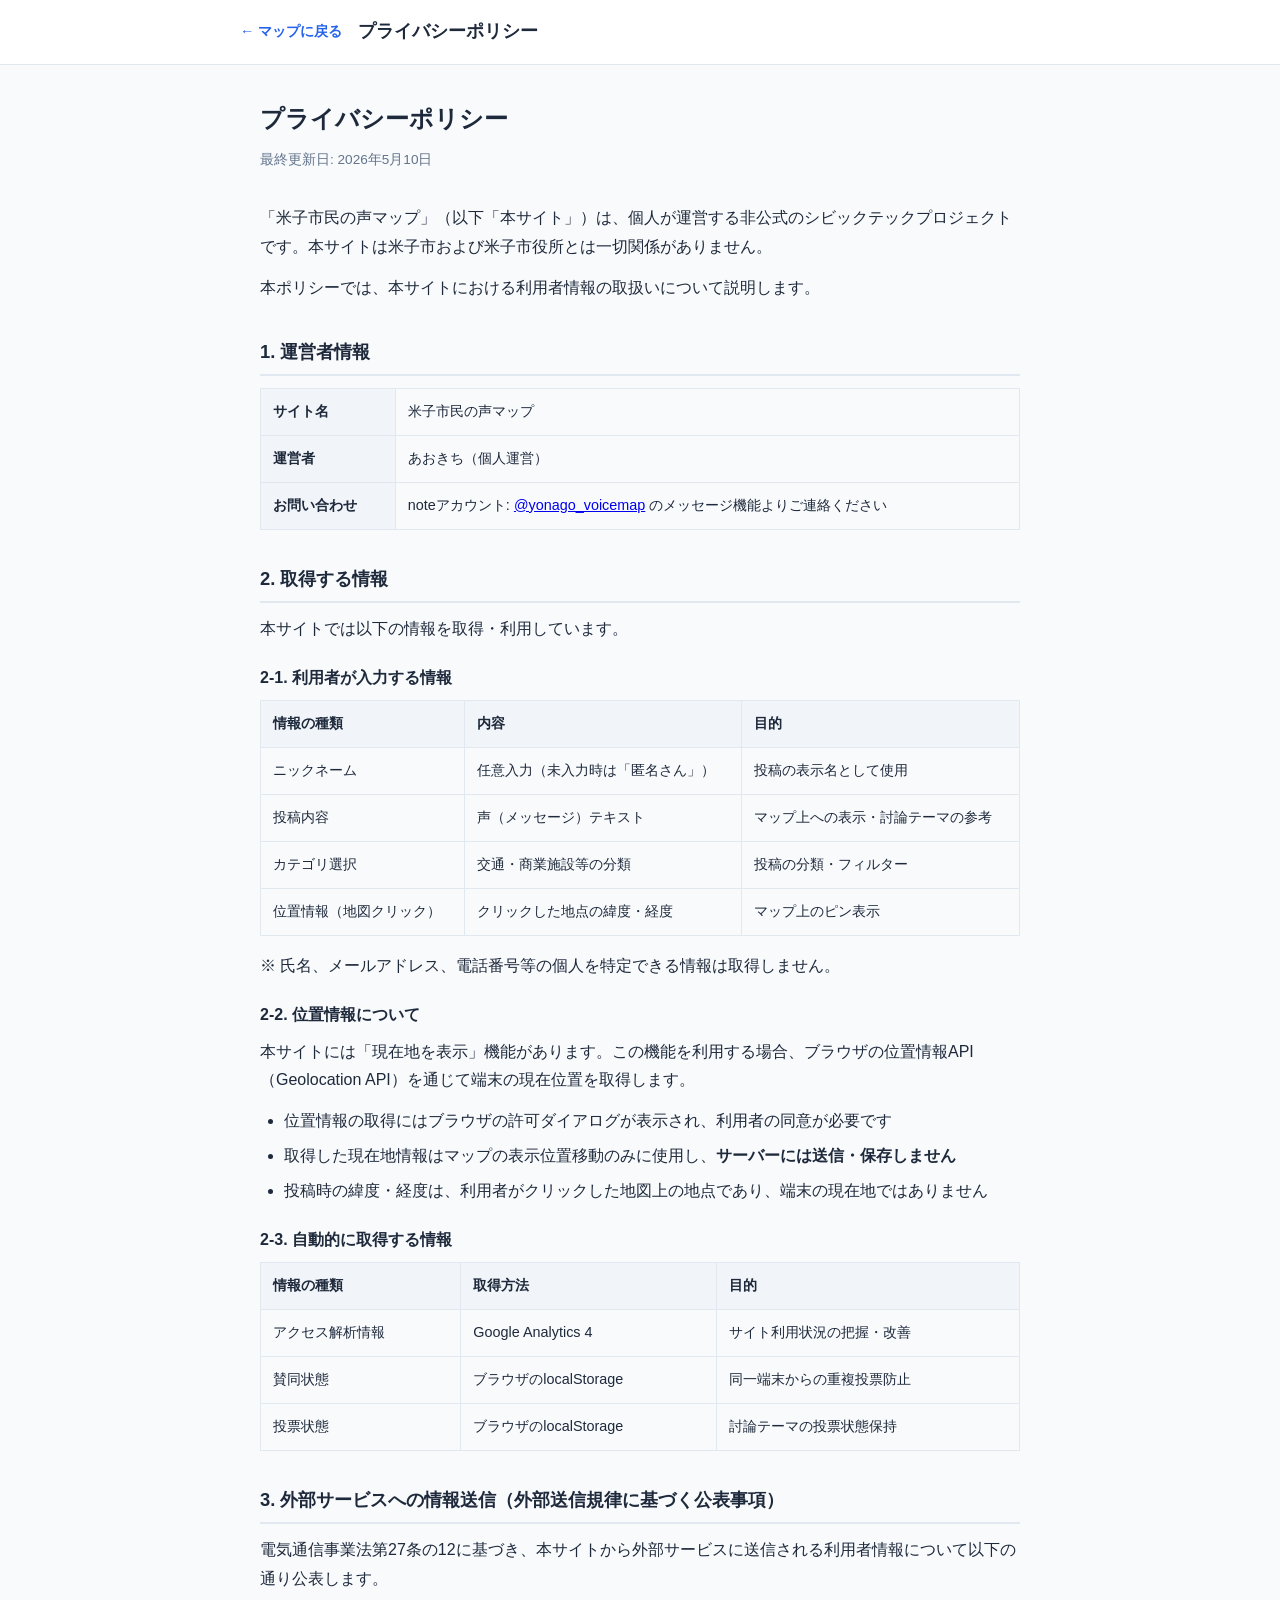
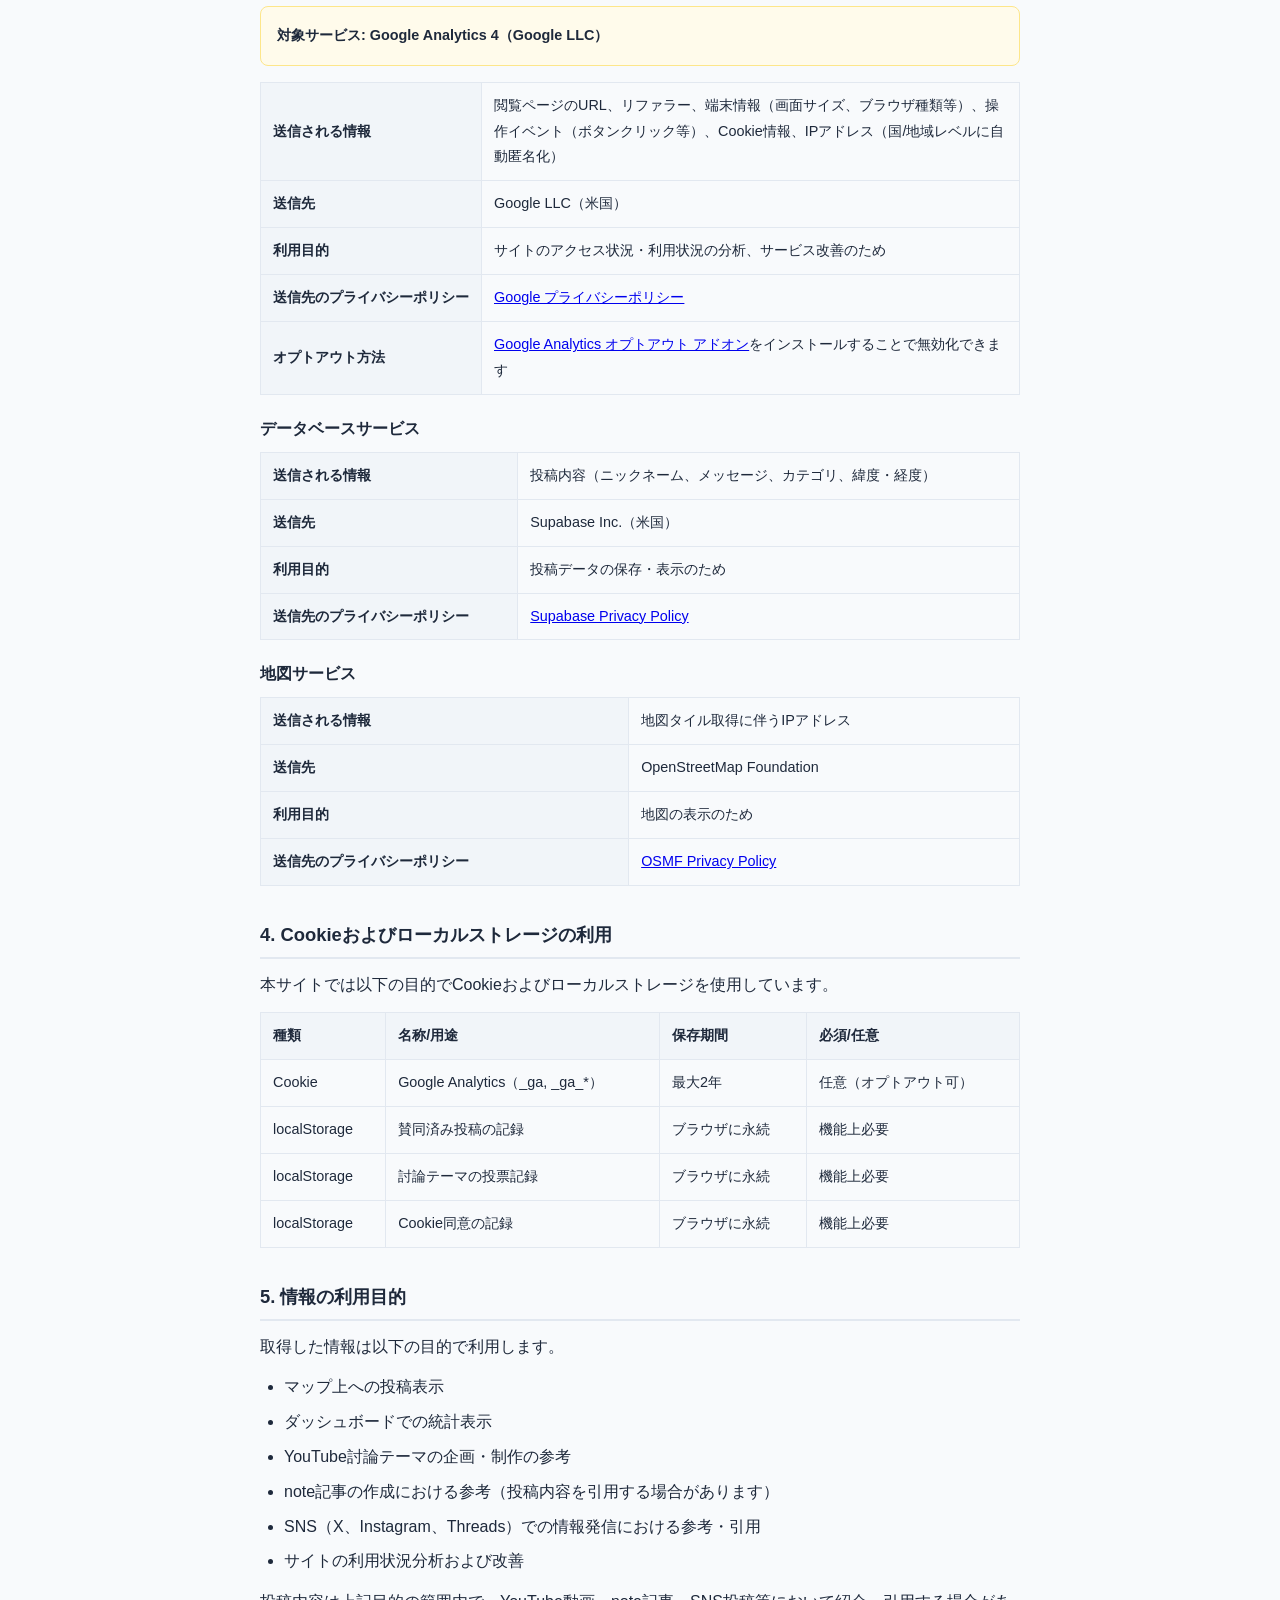
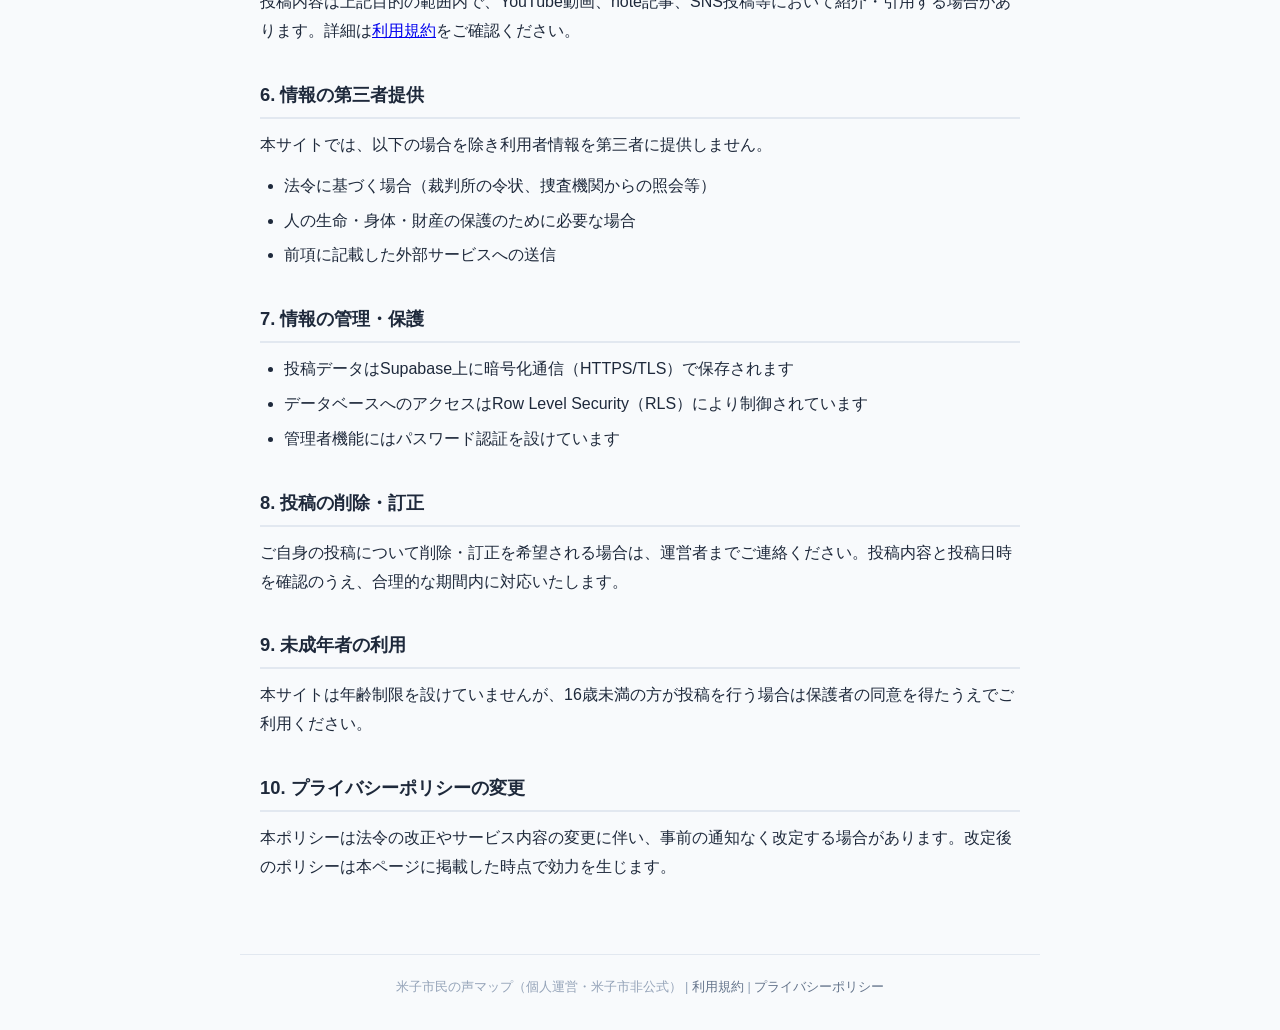
<file: privacy.html>
<!DOCTYPE html>
<html lang="ja">
<head>
  <meta charset="UTF-8">
  <meta name="viewport" content="width=device-width, initial-scale=1.0">
  <meta http-equiv="X-Content-Type-Options" content="nosniff">
  <meta name="referrer" content="no-referrer">
  <title>プライバシーポリシー | 米子市民の声マップ</title>
  <style>
    * { margin: 0; padding: 0; box-sizing: border-box; }
    body {
      font-family: -apple-system, BlinkMacSystemFont, "Hiragino Sans", "Hiragino Kaku Gothic ProN", Meiryo, sans-serif;
      background: #f8fafc;
      color: #1e293b;
      line-height: 1.8;
    }
    .page-header {
      background: #fff;
      border-bottom: 1px solid #e2e8f0;
      padding: 16px 20px;
    }
    .page-header-inner {
      max-width: 800px;
      margin: 0 auto;
      display: flex;
      align-items: center;
      gap: 16px;
    }
    .back-link {
      color: #2563eb;
      text-decoration: none;
      font-size: 0.9rem;
      font-weight: 600;
      white-space: nowrap;
    }
    .back-link:hover { text-decoration: underline; }
    .page-title {
      font-size: 1.1rem;
      font-weight: 700;
    }
    .content {
      max-width: 800px;
      margin: 0 auto;
      padding: 32px 20px 60px;
    }
    h1 {
      font-size: 1.5rem;
      font-weight: 800;
      margin-bottom: 8px;
    }
    .last-updated {
      font-size: 0.85rem;
      color: #64748b;
      margin-bottom: 32px;
    }
    h2 {
      font-size: 1.15rem;
      font-weight: 700;
      margin-top: 32px;
      margin-bottom: 12px;
      padding-bottom: 6px;
      border-bottom: 2px solid #e2e8f0;
    }
    h3 {
      font-size: 1rem;
      font-weight: 700;
      margin-top: 20px;
      margin-bottom: 8px;
    }
    p { margin-bottom: 12px; }
    ul, ol {
      margin-bottom: 12px;
      padding-left: 24px;
    }
    li { margin-bottom: 6px; }
    table {
      width: 100%;
      border-collapse: collapse;
      margin-bottom: 16px;
      font-size: 0.9rem;
    }
    th, td {
      border: 1px solid #e2e8f0;
      padding: 10px 12px;
      text-align: left;
    }
    th {
      background: #f1f5f9;
      font-weight: 700;
      white-space: nowrap;
    }
    .notice {
      background: #fffbeb;
      border: 1px solid #fde68a;
      border-radius: 8px;
      padding: 16px;
      margin-bottom: 16px;
      font-size: 0.9rem;
    }
    .footer-legal {
      max-width: 800px;
      margin: 0 auto;
      padding: 20px;
      text-align: center;
      font-size: 0.8rem;
      color: #94a3b8;
      border-top: 1px solid #e2e8f0;
    }
    .footer-legal a {
      color: #64748b;
      text-decoration: none;
    }
    .footer-legal a:hover { text-decoration: underline; }

    @media (max-width: 768px) {
      h1 { font-size: 1.25rem; }
      h2 { font-size: 1.05rem; }
      .content { padding: 24px 16px 48px; }
      table { font-size: 0.82rem; }
      th, td { padding: 8px; }
    }
  </style>
</head>
<body>
  <header class="page-header">
    <div class="page-header-inner">
      <a href="index.html" class="back-link">← マップに戻る</a>
      <span class="page-title">プライバシーポリシー</span>
    </div>
  </header>

  <main class="content">
    <h1>プライバシーポリシー</h1>
    <p class="last-updated">最終更新日: 2026年5月10日</p>

    <p>「米子市民の声マップ」（以下「本サイト」）は、個人が運営する非公式のシビックテックプロジェクトです。本サイトは米子市および米子市役所とは一切関係がありません。</p>
    <p>本ポリシーでは、本サイトにおける利用者情報の取扱いについて説明します。</p>

    <h2>1. 運営者情報</h2>
    <table>
      <tr><th>サイト名</th><td>米子市民の声マップ</td></tr>
      <tr><th>運営者</th><td>あおきち（個人運営）</td></tr>
      <tr><th>お問い合わせ</th><td>noteアカウント: <a href="https://note.com/yonago_voicemap" target="_blank" rel="noopener noreferrer">@yonago_voicemap</a> のメッセージ機能よりご連絡ください</td></tr>
    </table>

    <h2>2. 取得する情報</h2>
    <p>本サイトでは以下の情報を取得・利用しています。</p>

    <h3>2-1. 利用者が入力する情報</h3>
    <table>
      <tr><th>情報の種類</th><th>内容</th><th>目的</th></tr>
      <tr><td>ニックネーム</td><td>任意入力（未入力時は「匿名さん」）</td><td>投稿の表示名として使用</td></tr>
      <tr><td>投稿内容</td><td>声（メッセージ）テキスト</td><td>マップ上への表示・討論テーマの参考</td></tr>
      <tr><td>カテゴリ選択</td><td>交通・商業施設等の分類</td><td>投稿の分類・フィルター</td></tr>
      <tr><td>位置情報（地図クリック）</td><td>クリックした地点の緯度・経度</td><td>マップ上のピン表示</td></tr>
    </table>
    <p>※ 氏名、メールアドレス、電話番号等の個人を特定できる情報は取得しません。</p>

    <h3>2-2. 位置情報について</h3>
    <p>本サイトには「現在地を表示」機能があります。この機能を利用する場合、ブラウザの位置情報API（Geolocation API）を通じて端末の現在位置を取得します。</p>
    <ul>
      <li>位置情報の取得にはブラウザの許可ダイアログが表示され、利用者の同意が必要です</li>
      <li>取得した現在地情報はマップの表示位置移動のみに使用し、<strong>サーバーには送信・保存しません</strong></li>
      <li>投稿時の緯度・経度は、利用者がクリックした地図上の地点であり、端末の現在地ではありません</li>
    </ul>

    <h3>2-3. 自動的に取得する情報</h3>
    <table>
      <tr><th>情報の種類</th><th>取得方法</th><th>目的</th></tr>
      <tr><td>アクセス解析情報</td><td>Google Analytics 4</td><td>サイト利用状況の把握・改善</td></tr>
      <tr><td>賛同状態</td><td>ブラウザのlocalStorage</td><td>同一端末からの重複投票防止</td></tr>
      <tr><td>投票状態</td><td>ブラウザのlocalStorage</td><td>討論テーマの投票状態保持</td></tr>
    </table>

    <h2>3. 外部サービスへの情報送信（外部送信規律に基づく公表事項）</h2>
    <p>電気通信事業法第27条の12に基づき、本サイトから外部サービスに送信される利用者情報について以下の通り公表します。</p>

    <div class="notice">
      <strong>対象サービス: Google Analytics 4（Google LLC）</strong>
    </div>

    <table>
      <tr><th>送信される情報</th><td>閲覧ページのURL、リファラー、端末情報（画面サイズ、ブラウザ種類等）、操作イベント（ボタンクリック等）、Cookie情報、IPアドレス（国/地域レベルに自動匿名化）</td></tr>
      <tr><th>送信先</th><td>Google LLC（米国）</td></tr>
      <tr><th>利用目的</th><td>サイトのアクセス状況・利用状況の分析、サービス改善のため</td></tr>
      <tr><th>送信先のプライバシーポリシー</th><td><a href="https://policies.google.com/privacy" target="_blank" rel="noopener noreferrer">Google プライバシーポリシー</a></td></tr>
      <tr><th>オプトアウト方法</th><td><a href="https://tools.google.com/dlpage/gaoptout" target="_blank" rel="noopener noreferrer">Google Analytics オプトアウト アドオン</a>をインストールすることで無効化できます</td></tr>
    </table>

    <h3>データベースサービス</h3>
    <table>
      <tr><th>送信される情報</th><td>投稿内容（ニックネーム、メッセージ、カテゴリ、緯度・経度）</td></tr>
      <tr><th>送信先</th><td>Supabase Inc.（米国）</td></tr>
      <tr><th>利用目的</th><td>投稿データの保存・表示のため</td></tr>
      <tr><th>送信先のプライバシーポリシー</th><td><a href="https://supabase.com/privacy" target="_blank" rel="noopener noreferrer">Supabase Privacy Policy</a></td></tr>
    </table>

    <h3>地図サービス</h3>
    <table>
      <tr><th>送信される情報</th><td>地図タイル取得に伴うIPアドレス</td></tr>
      <tr><th>送信先</th><td>OpenStreetMap Foundation</td></tr>
      <tr><th>利用目的</th><td>地図の表示のため</td></tr>
      <tr><th>送信先のプライバシーポリシー</th><td><a href="https://wiki.osmfoundation.org/wiki/Privacy_Policy" target="_blank" rel="noopener noreferrer">OSMF Privacy Policy</a></td></tr>
    </table>

    <h2>4. Cookieおよびローカルストレージの利用</h2>
    <p>本サイトでは以下の目的でCookieおよびローカルストレージを使用しています。</p>
    <table>
      <tr><th>種類</th><th>名称/用途</th><th>保存期間</th><th>必須/任意</th></tr>
      <tr><td>Cookie</td><td>Google Analytics（_ga, _ga_*）</td><td>最大2年</td><td>任意（オプトアウト可）</td></tr>
      <tr><td>localStorage</td><td>賛同済み投稿の記録</td><td>ブラウザに永続</td><td>機能上必要</td></tr>
      <tr><td>localStorage</td><td>討論テーマの投票記録</td><td>ブラウザに永続</td><td>機能上必要</td></tr>
      <tr><td>localStorage</td><td>Cookie同意の記録</td><td>ブラウザに永続</td><td>機能上必要</td></tr>
    </table>

    <h2>5. 情報の利用目的</h2>
    <p>取得した情報は以下の目的で利用します。</p>
    <ul>
      <li>マップ上への投稿表示</li>
      <li>ダッシュボードでの統計表示</li>
      <li>YouTube討論テーマの企画・制作の参考</li>
      <li>note記事の作成における参考（投稿内容を引用する場合があります）</li>
      <li>SNS（X、Instagram、Threads）での情報発信における参考・引用</li>
      <li>サイトの利用状況分析および改善</li>
    </ul>
    <p>投稿内容は上記目的の範囲内で、YouTube動画、note記事、SNS投稿等において紹介・引用する場合があります。詳細は<a href="terms.html">利用規約</a>をご確認ください。</p>

    <h2>6. 情報の第三者提供</h2>
    <p>本サイトでは、以下の場合を除き利用者情報を第三者に提供しません。</p>
    <ul>
      <li>法令に基づく場合（裁判所の令状、捜査機関からの照会等）</li>
      <li>人の生命・身体・財産の保護のために必要な場合</li>
      <li>前項に記載した外部サービスへの送信</li>
    </ul>

    <h2>7. 情報の管理・保護</h2>
    <ul>
      <li>投稿データはSupabase上に暗号化通信（HTTPS/TLS）で保存されます</li>
      <li>データベースへのアクセスはRow Level Security（RLS）により制御されています</li>
      <li>管理者機能にはパスワード認証を設けています</li>
    </ul>

    <h2>8. 投稿の削除・訂正</h2>
    <p>ご自身の投稿について削除・訂正を希望される場合は、運営者までご連絡ください。投稿内容と投稿日時を確認のうえ、合理的な期間内に対応いたします。</p>

    <h2>9. 未成年者の利用</h2>
    <p>本サイトは年齢制限を設けていませんが、16歳未満の方が投稿を行う場合は保護者の同意を得たうえでご利用ください。</p>

    <h2>10. プライバシーポリシーの変更</h2>
    <p>本ポリシーは法令の改正やサービス内容の変更に伴い、事前の通知なく改定する場合があります。改定後のポリシーは本ページに掲載した時点で効力を生じます。</p>
  </main>

  <footer class="footer-legal">
    <p>米子市民の声マップ（個人運営・米子市非公式） | <a href="terms.html">利用規約</a> | <a href="privacy.html">プライバシーポリシー</a></p>
  </footer>
</body>
</html>
</file>
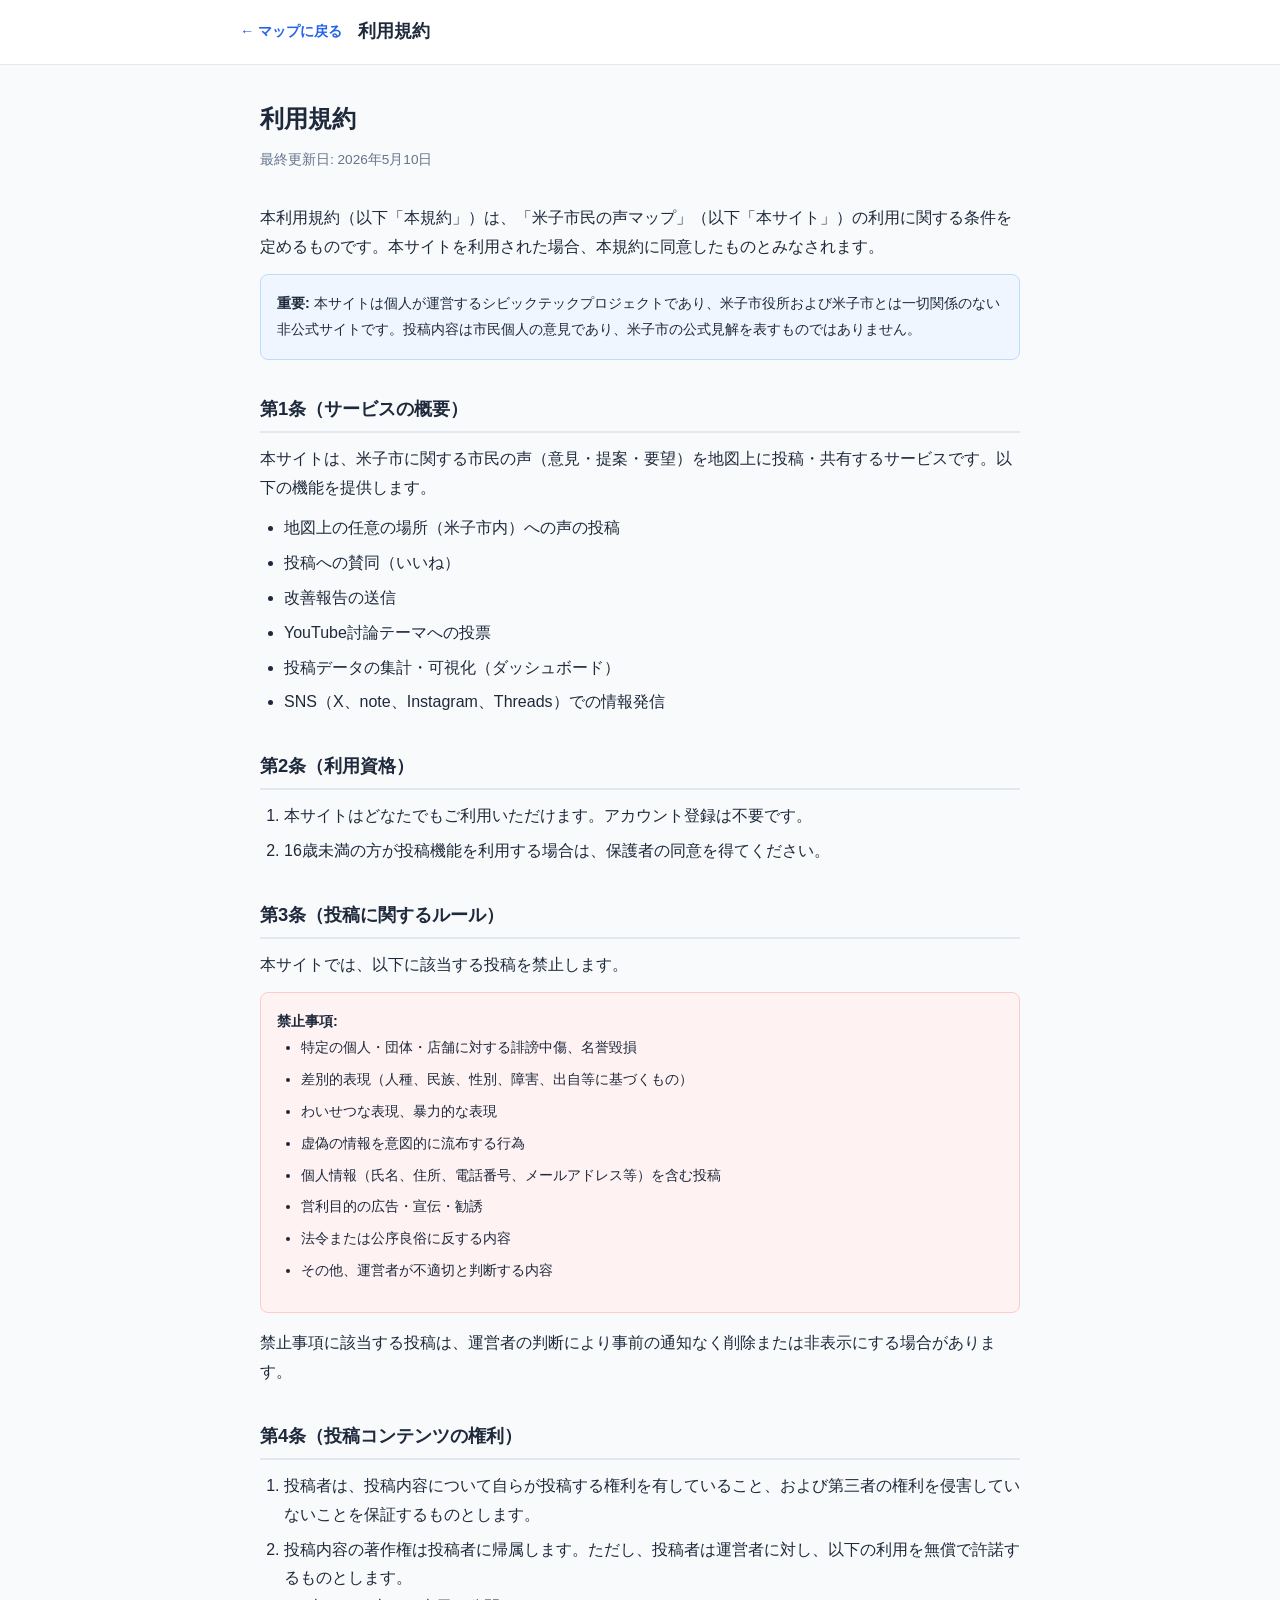
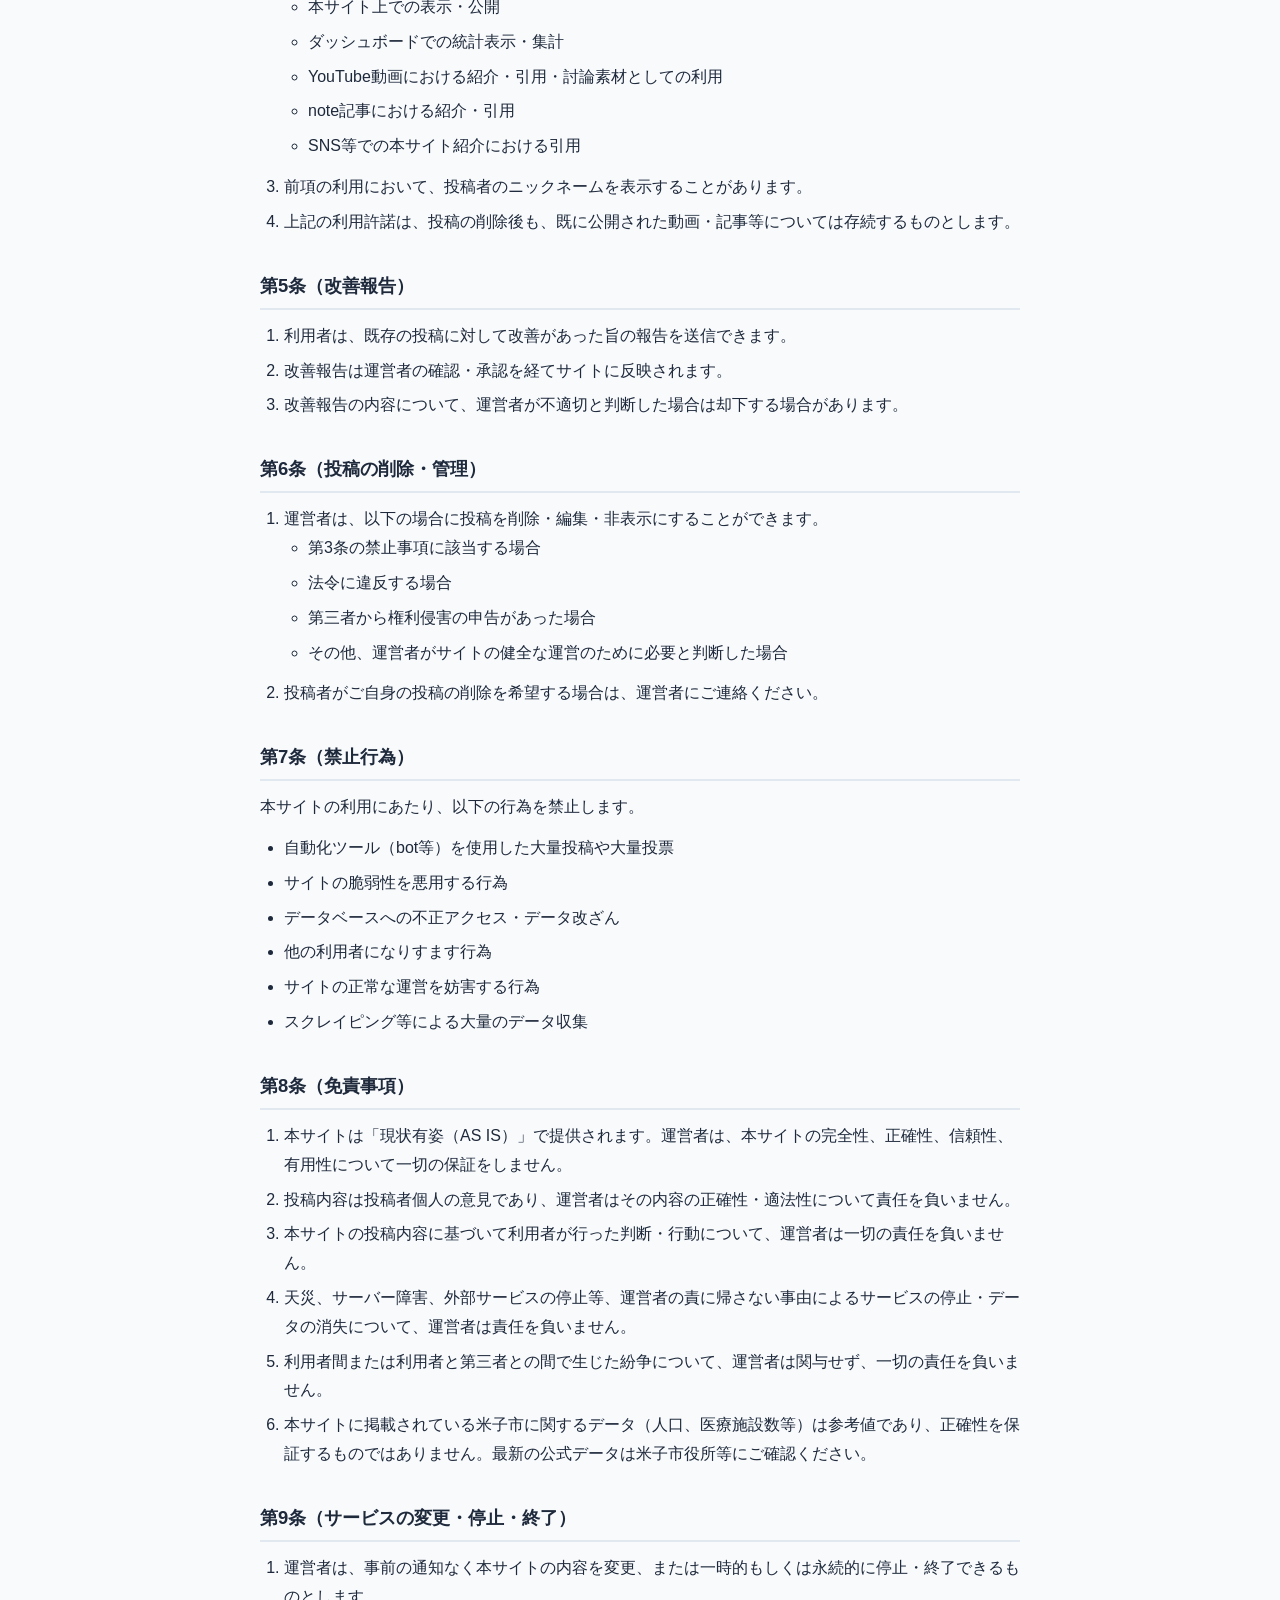
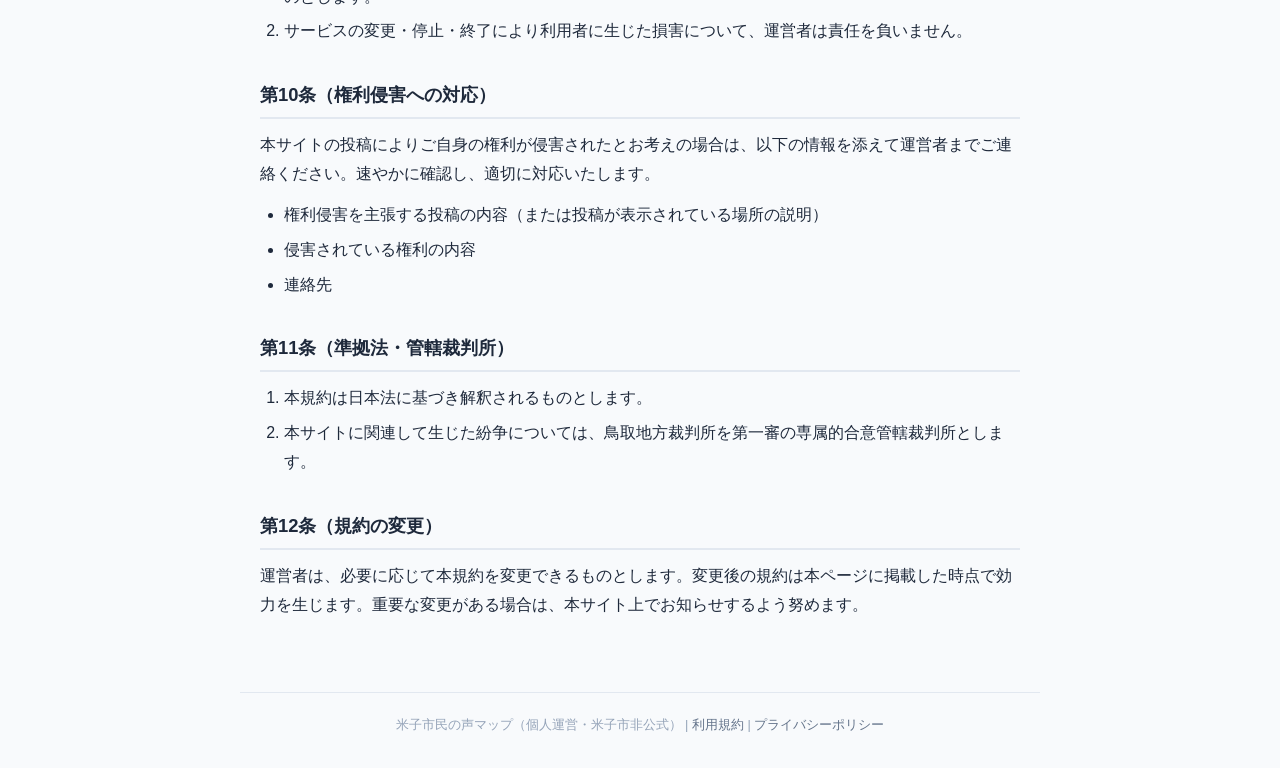
<file: terms.html>
<!DOCTYPE html>
<html lang="ja">
<head>
  <meta charset="UTF-8">
  <meta name="viewport" content="width=device-width, initial-scale=1.0">
  <meta http-equiv="X-Content-Type-Options" content="nosniff">
  <meta name="referrer" content="no-referrer">
  <title>利用規約 | 米子市民の声マップ</title>
  <style>
    * { margin: 0; padding: 0; box-sizing: border-box; }
    body {
      font-family: -apple-system, BlinkMacSystemFont, "Hiragino Sans", "Hiragino Kaku Gothic ProN", Meiryo, sans-serif;
      background: #f8fafc;
      color: #1e293b;
      line-height: 1.8;
    }
    .page-header {
      background: #fff;
      border-bottom: 1px solid #e2e8f0;
      padding: 16px 20px;
    }
    .page-header-inner {
      max-width: 800px;
      margin: 0 auto;
      display: flex;
      align-items: center;
      gap: 16px;
    }
    .back-link {
      color: #2563eb;
      text-decoration: none;
      font-size: 0.9rem;
      font-weight: 600;
      white-space: nowrap;
    }
    .back-link:hover { text-decoration: underline; }
    .page-title {
      font-size: 1.1rem;
      font-weight: 700;
    }
    .content {
      max-width: 800px;
      margin: 0 auto;
      padding: 32px 20px 60px;
    }
    h1 {
      font-size: 1.5rem;
      font-weight: 800;
      margin-bottom: 8px;
    }
    .last-updated {
      font-size: 0.85rem;
      color: #64748b;
      margin-bottom: 32px;
    }
    h2 {
      font-size: 1.15rem;
      font-weight: 700;
      margin-top: 32px;
      margin-bottom: 12px;
      padding-bottom: 6px;
      border-bottom: 2px solid #e2e8f0;
    }
    p { margin-bottom: 12px; }
    ul, ol {
      margin-bottom: 12px;
      padding-left: 24px;
    }
    li { margin-bottom: 6px; }
    .highlight {
      background: #fef2f2;
      border: 1px solid #fecaca;
      border-radius: 8px;
      padding: 16px;
      margin-bottom: 16px;
      font-size: 0.9rem;
    }
    .notice {
      background: #eff6ff;
      border: 1px solid #bfdbfe;
      border-radius: 8px;
      padding: 16px;
      margin-bottom: 16px;
      font-size: 0.9rem;
    }
    .footer-legal {
      max-width: 800px;
      margin: 0 auto;
      padding: 20px;
      text-align: center;
      font-size: 0.8rem;
      color: #94a3b8;
      border-top: 1px solid #e2e8f0;
    }
    .footer-legal a {
      color: #64748b;
      text-decoration: none;
    }
    .footer-legal a:hover { text-decoration: underline; }

    @media (max-width: 768px) {
      h1 { font-size: 1.25rem; }
      h2 { font-size: 1.05rem; }
      .content { padding: 24px 16px 48px; }
    }
  </style>
</head>
<body>
  <header class="page-header">
    <div class="page-header-inner">
      <a href="index.html" class="back-link">← マップに戻る</a>
      <span class="page-title">利用規約</span>
    </div>
  </header>

  <main class="content">
    <h1>利用規約</h1>
    <p class="last-updated">最終更新日: 2026年5月10日</p>

    <p>本利用規約（以下「本規約」）は、「米子市民の声マップ」（以下「本サイト」）の利用に関する条件を定めるものです。本サイトを利用された場合、本規約に同意したものとみなされます。</p>

    <div class="notice">
      <strong>重要:</strong> 本サイトは個人が運営するシビックテックプロジェクトであり、米子市役所および米子市とは一切関係のない非公式サイトです。投稿内容は市民個人の意見であり、米子市の公式見解を表すものではありません。
    </div>

    <h2>第1条（サービスの概要）</h2>
    <p>本サイトは、米子市に関する市民の声（意見・提案・要望）を地図上に投稿・共有するサービスです。以下の機能を提供します。</p>
    <ul>
      <li>地図上の任意の場所（米子市内）への声の投稿</li>
      <li>投稿への賛同（いいね）</li>
      <li>改善報告の送信</li>
      <li>YouTube討論テーマへの投票</li>
      <li>投稿データの集計・可視化（ダッシュボード）</li>
      <li>SNS（X、note、Instagram、Threads）での情報発信</li>
    </ul>

    <h2>第2条（利用資格）</h2>
    <ol>
      <li>本サイトはどなたでもご利用いただけます。アカウント登録は不要です。</li>
      <li>16歳未満の方が投稿機能を利用する場合は、保護者の同意を得てください。</li>
    </ol>

    <h2>第3条（投稿に関するルール）</h2>
    <p>本サイトでは、以下に該当する投稿を禁止します。</p>
    <div class="highlight">
      <strong>禁止事項:</strong>
      <ul>
        <li>特定の個人・団体・店舗に対する誹謗中傷、名誉毀損</li>
        <li>差別的表現（人種、民族、性別、障害、出自等に基づくもの）</li>
        <li>わいせつな表現、暴力的な表現</li>
        <li>虚偽の情報を意図的に流布する行為</li>
        <li>個人情報（氏名、住所、電話番号、メールアドレス等）を含む投稿</li>
        <li>営利目的の広告・宣伝・勧誘</li>
        <li>法令または公序良俗に反する内容</li>
        <li>その他、運営者が不適切と判断する内容</li>
      </ul>
    </div>
    <p>禁止事項に該当する投稿は、運営者の判断により事前の通知なく削除または非表示にする場合があります。</p>

    <h2>第4条（投稿コンテンツの権利）</h2>
    <ol>
      <li>投稿者は、投稿内容について自らが投稿する権利を有していること、および第三者の権利を侵害していないことを保証するものとします。</li>
      <li>投稿内容の著作権は投稿者に帰属します。ただし、投稿者は運営者に対し、以下の利用を無償で許諾するものとします。
        <ul>
          <li>本サイト上での表示・公開</li>
          <li>ダッシュボードでの統計表示・集計</li>
          <li>YouTube動画における紹介・引用・討論素材としての利用</li>
          <li>note記事における紹介・引用</li>
          <li>SNS等での本サイト紹介における引用</li>
        </ul>
      </li>
      <li>前項の利用において、投稿者のニックネームを表示することがあります。</li>
      <li>上記の利用許諾は、投稿の削除後も、既に公開された動画・記事等については存続するものとします。</li>
    </ol>

    <h2>第5条（改善報告）</h2>
    <ol>
      <li>利用者は、既存の投稿に対して改善があった旨の報告を送信できます。</li>
      <li>改善報告は運営者の確認・承認を経てサイトに反映されます。</li>
      <li>改善報告の内容について、運営者が不適切と判断した場合は却下する場合があります。</li>
    </ol>

    <h2>第6条（投稿の削除・管理）</h2>
    <ol>
      <li>運営者は、以下の場合に投稿を削除・編集・非表示にすることができます。
        <ul>
          <li>第3条の禁止事項に該当する場合</li>
          <li>法令に違反する場合</li>
          <li>第三者から権利侵害の申告があった場合</li>
          <li>その他、運営者がサイトの健全な運営のために必要と判断した場合</li>
        </ul>
      </li>
      <li>投稿者がご自身の投稿の削除を希望する場合は、運営者にご連絡ください。</li>
    </ol>

    <h2>第7条（禁止行為）</h2>
    <p>本サイトの利用にあたり、以下の行為を禁止します。</p>
    <ul>
      <li>自動化ツール（bot等）を使用した大量投稿や大量投票</li>
      <li>サイトの脆弱性を悪用する行為</li>
      <li>データベースへの不正アクセス・データ改ざん</li>
      <li>他の利用者になりすます行為</li>
      <li>サイトの正常な運営を妨害する行為</li>
      <li>スクレイピング等による大量のデータ収集</li>
    </ul>

    <h2>第8条（免責事項）</h2>
    <ol>
      <li>本サイトは「現状有姿（AS IS）」で提供されます。運営者は、本サイトの完全性、正確性、信頼性、有用性について一切の保証をしません。</li>
      <li>投稿内容は投稿者個人の意見であり、運営者はその内容の正確性・適法性について責任を負いません。</li>
      <li>本サイトの投稿内容に基づいて利用者が行った判断・行動について、運営者は一切の責任を負いません。</li>
      <li>天災、サーバー障害、外部サービスの停止等、運営者の責に帰さない事由によるサービスの停止・データの消失について、運営者は責任を負いません。</li>
      <li>利用者間または利用者と第三者との間で生じた紛争について、運営者は関与せず、一切の責任を負いません。</li>
      <li>本サイトに掲載されている米子市に関するデータ（人口、医療施設数等）は参考値であり、正確性を保証するものではありません。最新の公式データは米子市役所等にご確認ください。</li>
    </ol>

    <h2>第9条（サービスの変更・停止・終了）</h2>
    <ol>
      <li>運営者は、事前の通知なく本サイトの内容を変更、または一時的もしくは永続的に停止・終了できるものとします。</li>
      <li>サービスの変更・停止・終了により利用者に生じた損害について、運営者は責任を負いません。</li>
    </ol>

    <h2>第10条（権利侵害への対応）</h2>
    <p>本サイトの投稿によりご自身の権利が侵害されたとお考えの場合は、以下の情報を添えて運営者までご連絡ください。速やかに確認し、適切に対応いたします。</p>
    <ul>
      <li>権利侵害を主張する投稿の内容（または投稿が表示されている場所の説明）</li>
      <li>侵害されている権利の内容</li>
      <li>連絡先</li>
    </ul>

    <h2>第11条（準拠法・管轄裁判所）</h2>
    <ol>
      <li>本規約は日本法に基づき解釈されるものとします。</li>
      <li>本サイトに関連して生じた紛争については、鳥取地方裁判所を第一審の専属的合意管轄裁判所とします。</li>
    </ol>

    <h2>第12条（規約の変更）</h2>
    <p>運営者は、必要に応じて本規約を変更できるものとします。変更後の規約は本ページに掲載した時点で効力を生じます。重要な変更がある場合は、本サイト上でお知らせするよう努めます。</p>
  </main>

  <footer class="footer-legal">
    <p>米子市民の声マップ（個人運営・米子市非公式） | <a href="terms.html">利用規約</a> | <a href="privacy.html">プライバシーポリシー</a></p>
  </footer>
</body>
</html>
</file>
